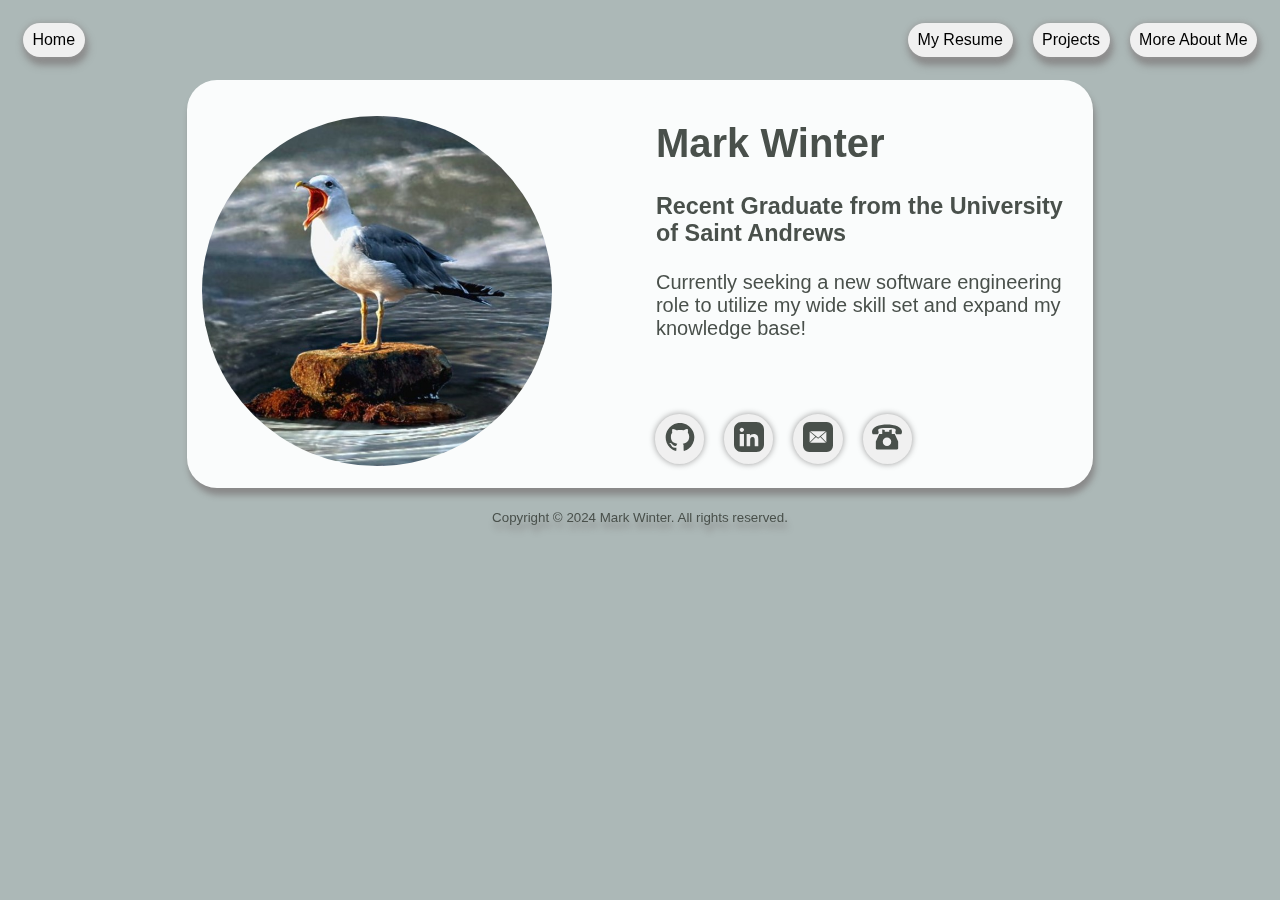
<file: index.html>
<!doctype html>
<html>

<head>


	<meta charset="utf-8">
	<meta name="viewport" content="width=device-width, initial-scale=1.0">


	<link rel="stylesheet" href="style.css">
	<link rel="icon" href="gullnohighlight.png">

	<title>Mark Winter</title>

	<ul style="padding-left: 1%; width: 98%;">
		<li><a href="index.html">Home</a></li>
		<li style="float:right"><a href="aboutme.html">More About Me</a></li>
		<li style="float:right"><a href="projects.html">Projects</a></li>
		<li style="float:right"><a href="Resume.pdf" target="_blank">My Resume</a></li>
	</ul>

</head>

<body>

	<div class="container">
		<div class="image" style="">
			<img src="gull.jpg" alt="Seagull screaming on a rock" width="80%" height="80%" style="border-radius: 50%;">
		</div>
		<div class="text" style="">
			<div class="bar">
				<h1>Mark Winter</h1>
				<h3>Recent Graduate from the University of Saint Andrews</h3>
				<p style="">Currently seeking a new software engineering role to utilize my wide skill set and expand my knowledge base!
				</p>
			</div>

			<ul>
				<li><a href="https://github.com/MarkWinter1" target="_blank"><img src="GitHub_Invertocat_Logo.svg" width="30px"></a></li>
				<li><a href="https://www.linkedin.com/in/mark-winter/" target="_blank"><img src="linkedin.svg" alt="My linkedin page" width="30px"></a></li>
				<li><a href="mailto:marknwinter01@gmail.com" target="_blank"><img src="email.svg" alt="My email address" width="30px"></a></li>
				<li><a href="tel:+16464301802" target="_blank"><img src="phone.svg" alt="My linkedin page" width="30px"></a></li>
			</ul> 

		</div>
	</div>

</body>

<footer style="text-align: center; color:#49504B"> <small>Copyright &copy; 2024 Mark Winter. All rights reserved.</small> </footer>
</html>
</file>
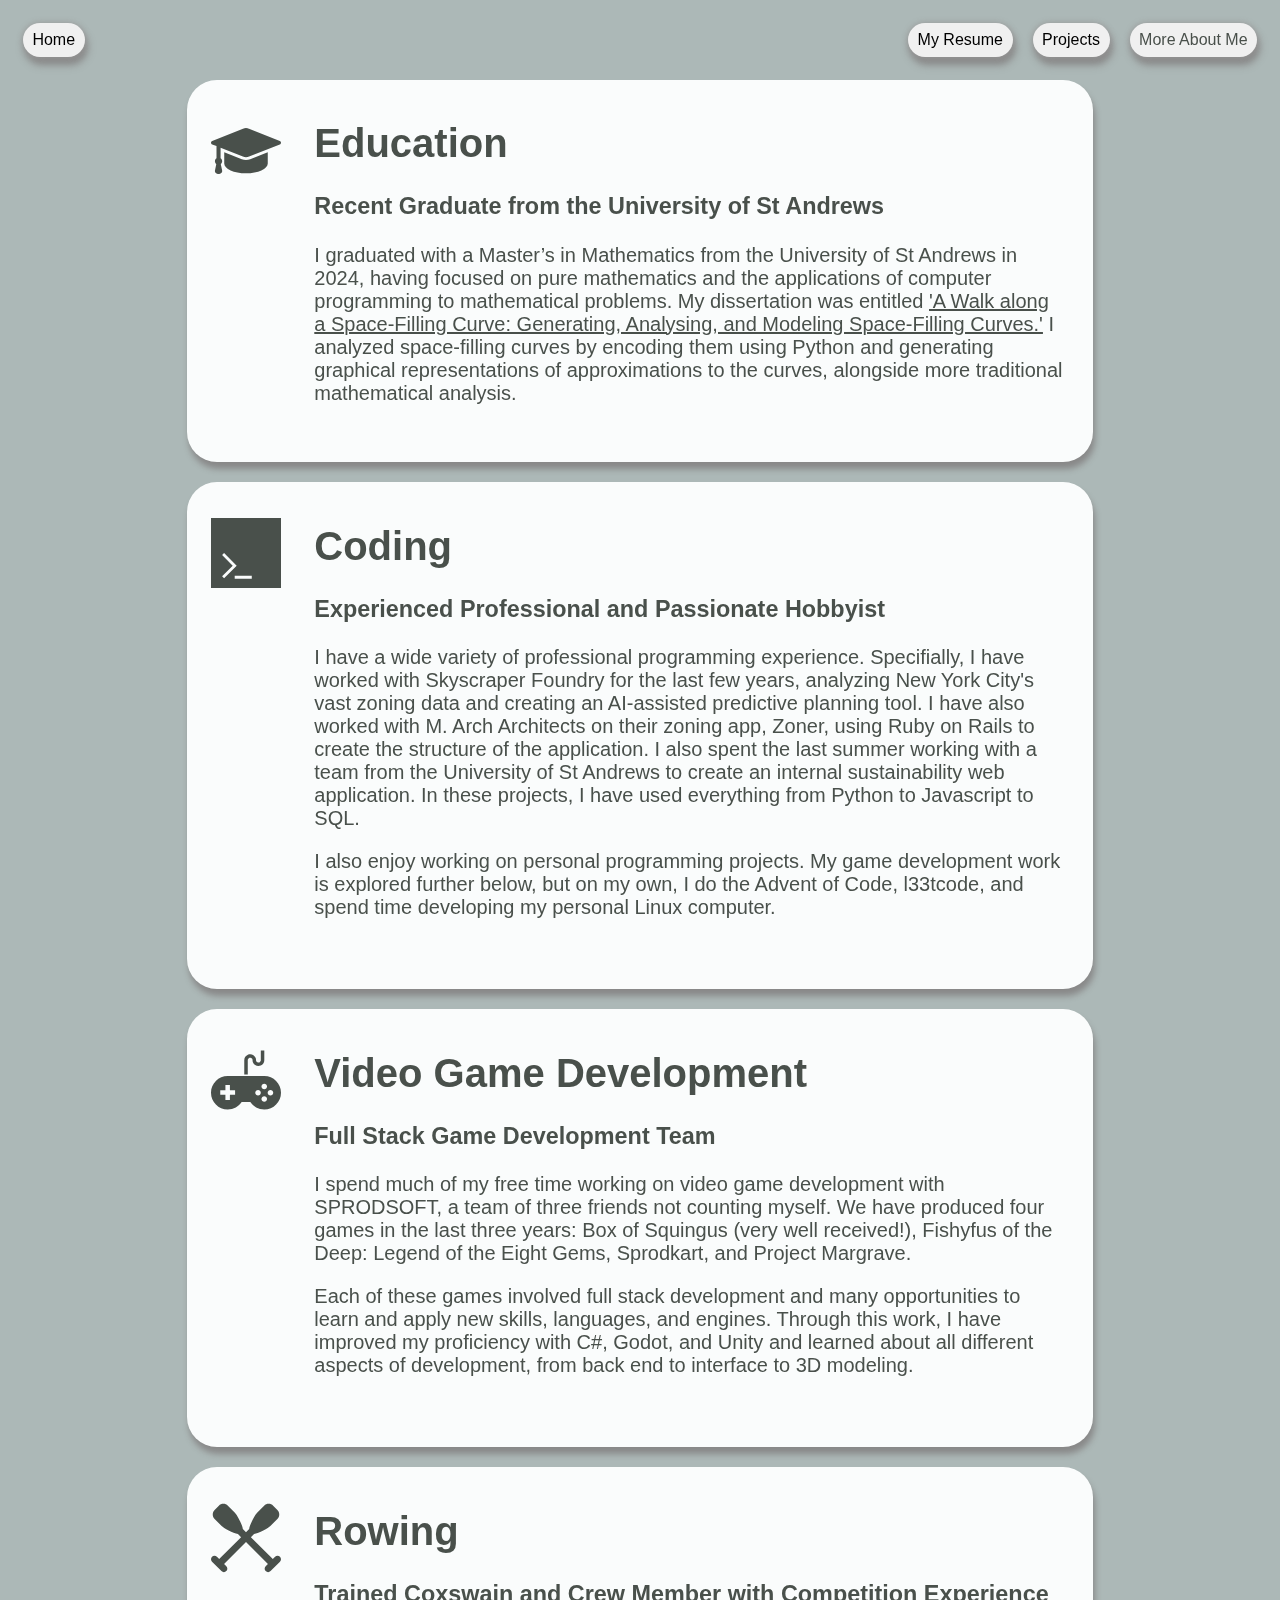
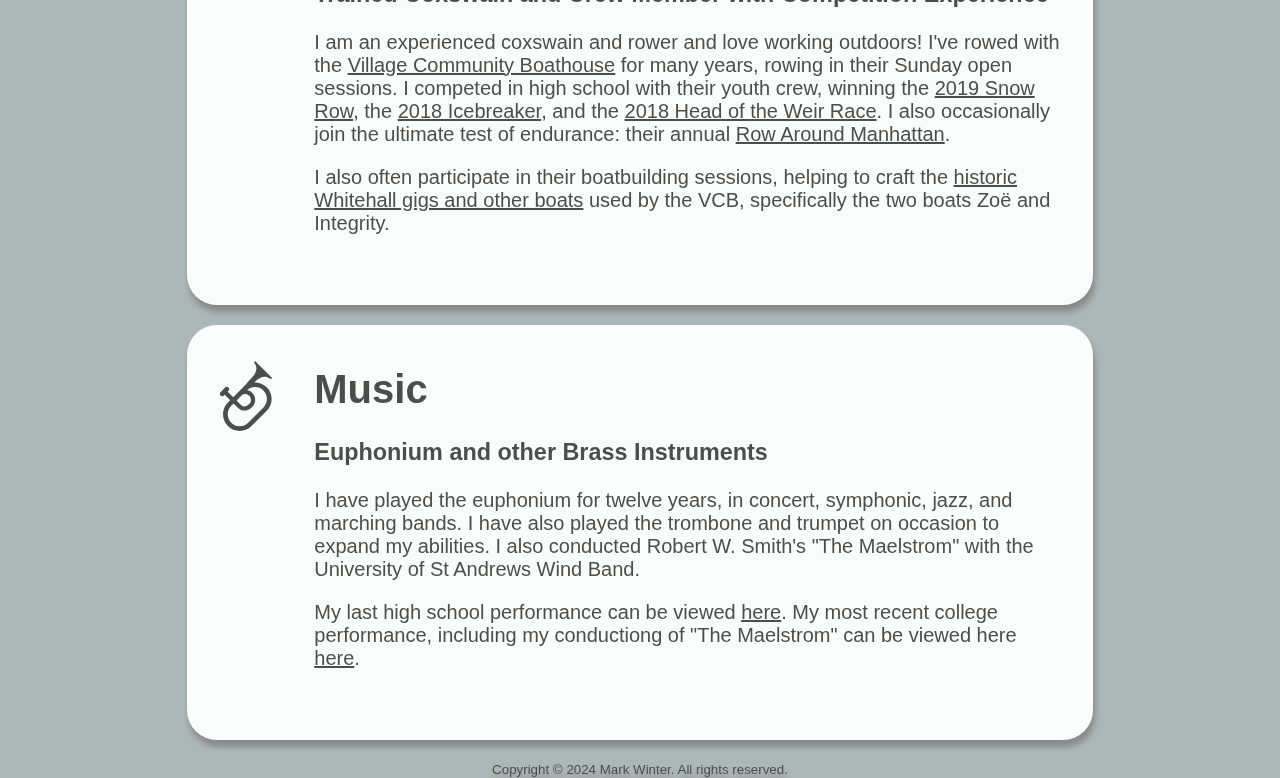
<file: aboutme.html>
<!doctype html>
<html>

<head>


<meta charset="utf-8">
<meta name="viewport" content="width=device-width, initial-scale=1.0">


<link rel="stylesheet" href="style.css">
<link rel="icon" href="gullnohighlight.png">

<title>Mark Winter Projects</title>

<ul style="padding-left: 1%; width: 98%;">
	<li><a href="index.html">Home</a></li>
	<li style="float:right"><a href="">More About Me</a></li>
	<li style="float:right"><a href="projects.html">Projects</a></li>
	<li style="float:right"><a href="Resume.pdf" target="_blank">My Resume</a></li>
</ul> 

</head>


<body>

	<!-- 1: Education -->
	<div class="container">
		<div class="image" style="width: 10%; text-align: center">
			<img src="gradcap.svg" alt="Graduation Cap" width="80%" height="80%">
		</div>
		<div class="text" style="width: 90%">
			<div class="bar">
				<h1>Education</h1>
				<h3>Recent Graduate from the University of St Andrews</h3>
				<p style="margin-bottom: 1%;">
					I graduated with a Master’s in Mathematics from the University of St Andrews in 2024, having focused on pure mathematics and the applications of computer programming to mathematical problems. My dissertation was entitled <a href="Diss.pdf" target="_blank">'A Walk along a Space-Filling Curve: Generating, Analysing, and Modeling Space-Filling Curves.'</a> I analyzed space-filling curves by encoding them using Python and generating graphical representations of approximations to the curves, alongside more traditional mathematical analysis.
				</p>
			</div>
		</div>
	</div>


	<!-- 2: Coding -->
	<div class="container">
		<div class="image" style="width: 10%; text-align: center;">
			<img src="coding.svg" alt="Simplistic image of a computer terminal " width="80%" height="80%">
		</div>
		<div class="text" style="width: 90%">
			<div class="bar">
				<h1>Coding</h1>
				<h3>Experienced Professional and Passionate Hobbyist</h3>
				<p style="margin-bottom: 1%;">
					<p>I have a wide variety of professional programming experience. Specifially, I have worked with Skyscraper Foundry for the last few years, analyzing New York City's vast zoning data and creating an AI-assisted predictive planning tool. I have also worked with M. Arch Architects on their zoning app, Zoner, using Ruby on Rails to create the structure of the application. I also spent the last summer working with a team from the University of St Andrews to create an internal sustainability web application. In these projects, I have used everything from Python to Javascript to SQL.</p>
					<p>I also enjoy working on personal programming projects. My game development work is explored further below, but on my own, I do the Advent of Code, l33tcode, and spend time developing my personal Linux computer.</p>

				</p>
			</div>
		</div>
	</div>


<!-- 3: Gaming -->
	<div class="container">
		<div class="image" style="width: 10%; text-align: center">
			<img src="game.svg" alt="Simplistic image of a retro controller" width="80%" height="80%">
		</div>
		<div class="text" style="width: 90%">
			<div class="bar">
				<h1>Video Game Development</h1>
				<h3>Full Stack Game Development Team</h3>
				<p style="margin-bottom: 1%;">
					<p>I spend much of my free time working on video game development with SPRODSOFT, a team of three friends not counting myself. We have produced four games in the last three years: Box of Squingus (very well received!), Fishyfus of the Deep: Legend of the Eight Gems, Sprodkart, and Project Margrave.</p>
					<p>Each of these games involved full stack development and many opportunities to learn and apply new skills, languages, and engines. Through this work, I have improved my proficiency with C#, Godot, and Unity and learned about all different aspects of development, from back end to interface to 3D modeling.</p>

				</p>
			</div>
		</div>
	</div>

	<!-- 4: Rowing and Boats -->
	<div class="container">
		<div class="image" style="width: 10%; text-align: center">
			<img src="oars.svg" alt="Simplistic image of a pair of crossed oars" width="80%" height="80%">
		</div>
		<div class="text" style="width: 90%">
			<div class="bar">
				<h1>Rowing</h1>
				<h3>Trained Coxswain and Crew Member with Competition Experience</h3>
				<p style="margin-bottom: 1%;">
					<p>I am an experienced coxswain and rower and love working outdoors! I've rowed with the <a href="https://villagecommunityboathouse.org/" target="_blank">Village Community Boathouse</a> for many years, rowing in their Sunday open sessions. I competed in high school with their youth crew, winning the <a href="https://old.villagecommunityboathouse.org/2019/03/snow-row-2019.html" target="_blank">2019 Snow Row</a>, the <a href="https://old.villagecommunityboathouse.org/2018/11/icebreaker-2018.html" target="_blank">2018 Icebreaker</a>, and the <a href="https://old.villagecommunityboathouse.org/2018/10/head-of-the-weir-2018.html" target="_blank">2018 Head of the Weir Race</a>. I also occasionally join the ultimate test of endurance: their annual <a href="http://web.archive.org/web/20230324224432/https://www.villagecommunityboathouse.org/2019-row-around-manhattan/" target="_blank">Row Around Manhattan</a>.</p>
					<p>I also often participate in their boatbuilding sessions, helping to craft the <a href="https://villagecommunityboathouse.org/our-fleet" target="_blank">historic Whitehall gigs and other boats</a> used by the VCB, specifically the two boats Zoë and Integrity.</p>

				</p>
			</div>
		</div>
	</div>

	<!-- 5: Horn Playing -->
	<div class="container">
		<div class="image" style="width: 10%; text-align: center">
			<img src="euphonium.svg" alt="Simplistic image of a euphonium" width="80%" height="80%">
		</div>
		<div class="text" style="width: 90%">
			<div class="bar">
				<h1>Music</h1>
				<h3>Euphonium and other Brass Instruments</h3>
				<p style="margin-bottom: 1%;">
					<p>I have played the euphonium for twelve years, in concert, symphonic, jazz, and marching bands. I have also played the trombone and trumpet on occasion to expand my abilities. I also conducted Robert W. Smith's "The Maelstrom" with the University of St Andrews Wind Band.</p>
					<p>My last high school performance can be viewed <a href="https://fb.watch/tp2uHKslEx/" target="_blank">here</a>. My most recent college performance, including my conductiong of "The Maelstrom" can be viewed here <a href="https://youtu.be/edzzFER3Xt4?feature=shared" target="_blank">here</a>.</p>
				</p>
			</div>
		</div>
	</div>




</body>

 <footer style="text-align: center; color:#49504B"> <small>Copyright &copy; 2024 Mark Winter. All rights reserved.</small> </footer> 

 </html>
</file>
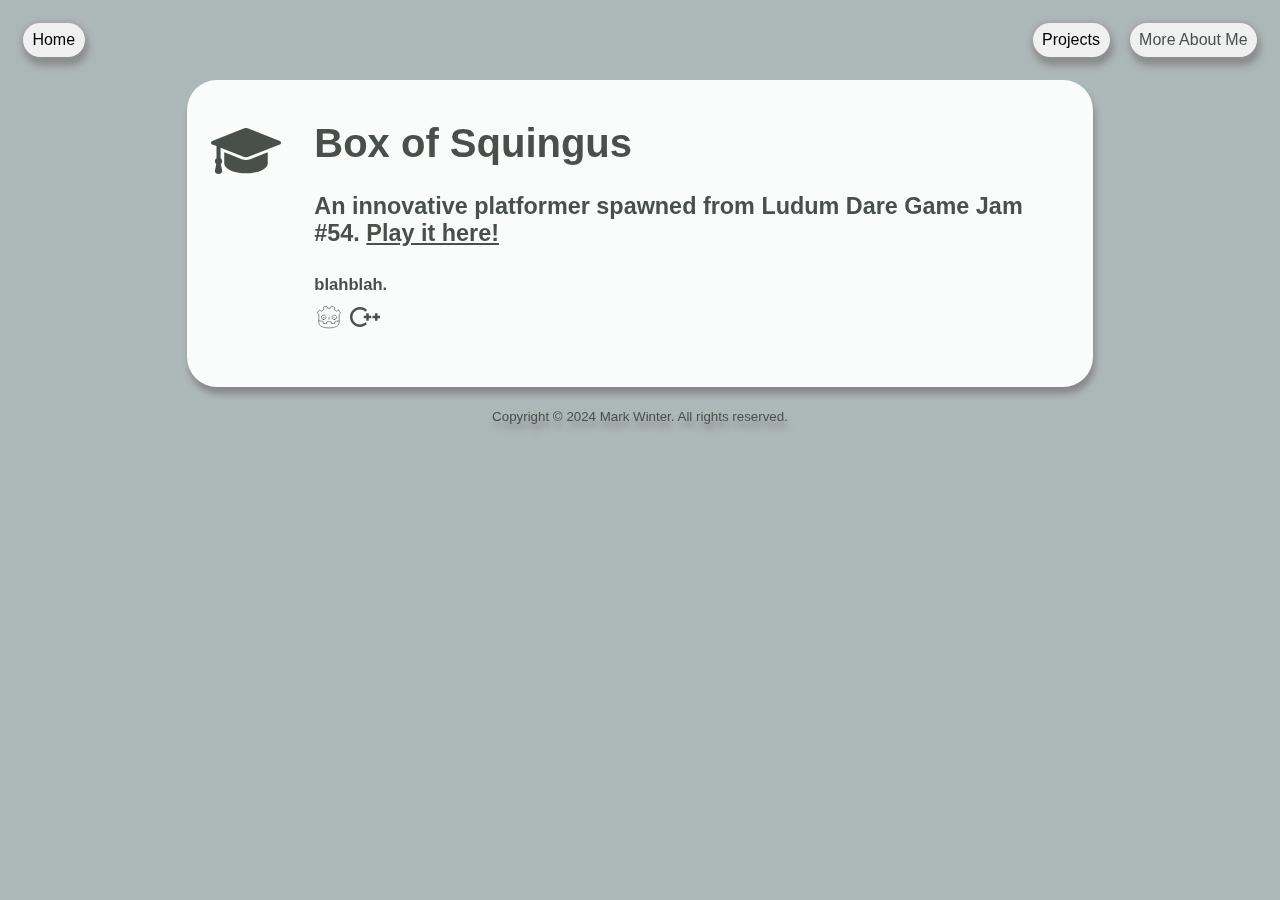
<file: boxofsquingus.html>
<!doctype html>
<html>

<head>


    <meta charset="utf-8">
    <meta name="viewport" content="width=device-width, initial-scale=1.0">


    <link rel="stylesheet" href="style.css">
    <link rel="icon" href="gullnohighlight.png">

    <title>Box of Squingus</title>

    <ul style="padding-left: 1%; width: 98%;">
        <li><a href="index.html">Home</a></li>
        <li style="float:right"><a href="">More About Me</a></li>
        <li style="float:right"><a href="projects.html">Projects</a></li>
    </ul>

</head>


<body>

    <div class="container">
        <div class="image" style="width: 10%; text-align: center">
            <img src="gradcap.svg" alt="Graduation Cap" width="80%" height="80%">
        </div>
        <div class="text" style="width: 90%">
            <div class="bar">
                <h1>Box of Squingus</h1>
                <h3>An innovative platformer spawned from Ludum Dare Game Jam #54. <a href="https://sprodsoft.itch.io/box-of-squingus" target="_blank">Play it here!</a></h3>
                <h5 style="margin-bottom: 1%;">
                    blahblah.
                </h5>
                <img src="godot.svg" alt="Godot logo" width="30px">
                <img src="cplusplus.svg" alt="C++ logo" width="30px" style="filter: brightness(0) saturate(100%) invert(32%) sepia(4%) saturate(674%) hue-rotate(85deg) brightness(91%) contrast(93%)">
            </div>
        </div>
    </div>

</body>

<footer style="text-align: center; color:#49504B"> <small>Copyright &copy; 2024 Mark Winter. All rights reserved.</small> </footer>

</html>
</file>
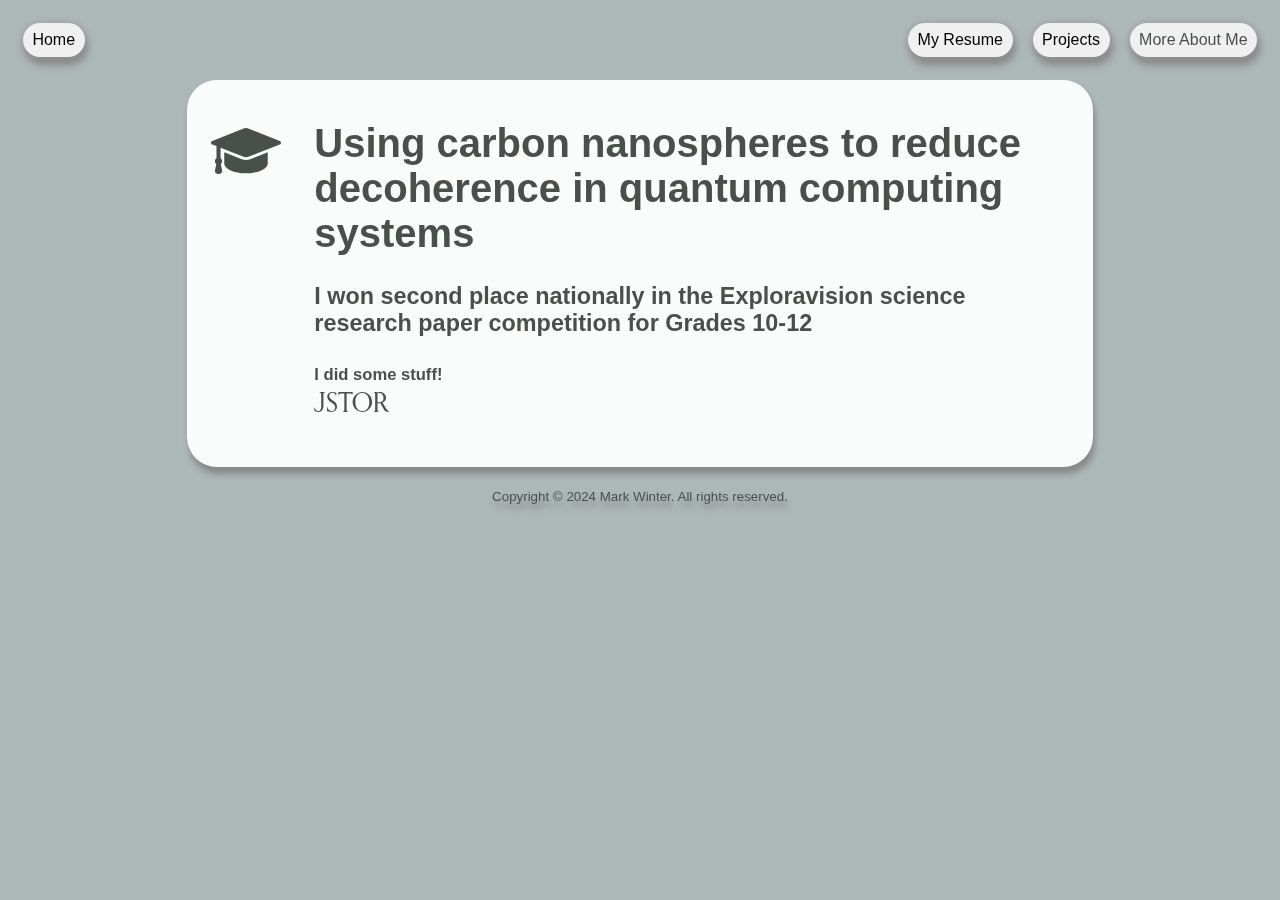
<file: carbonnano.html>
<!doctype html>
<html>

<head>


    <meta charset="utf-8">
    <meta name="viewport" content="width=device-width, initial-scale=1.0">


    <link rel="stylesheet" href="style.css">
    <link rel="icon" href="gullnohighlight.png">

    <title>Carbon Nanospheres</title>

    <ul style="padding-left: 1%; width: 98%;">
        <li><a href="index.html">Home</a></li>
        <li style="float:right"><a href="">More About Me</a></li>
        <li style="float:right"><a href="projects.html">Projects</a></li>
        <li style="float:right"><a href="Resume.pdf" target="_blank">My Resume</a></li>
    </ul>

</head>


<body>

    <div class="container">
        <div class="image" style="width: 10%; text-align: center">
            <img src="gradcap.svg" alt="Graduation Cap" width="80%" height="80%">
        </div>
        <div class="text" style="width: 90%">
            <div class="bar">
                <h1>Using carbon nanospheres to reduce decoherence in quantum computing systems</h1>
                <h3>I won second place nationally in the Exploravision science research paper competition for Grades 10-12</h3>
                <h5 style="margin-bottom: 1%;">
                    I did some stuff!
                </h5>
                <img src="jstor.svg" alt="JSTOR logo" width="75px">
            </div>
        </div>
    </div>

</body>

<footer style="text-align: center; color:#49504B"> <small>Copyright &copy; 2024 Mark Winter. All rights reserved.</small> </footer>

</html>
</file>
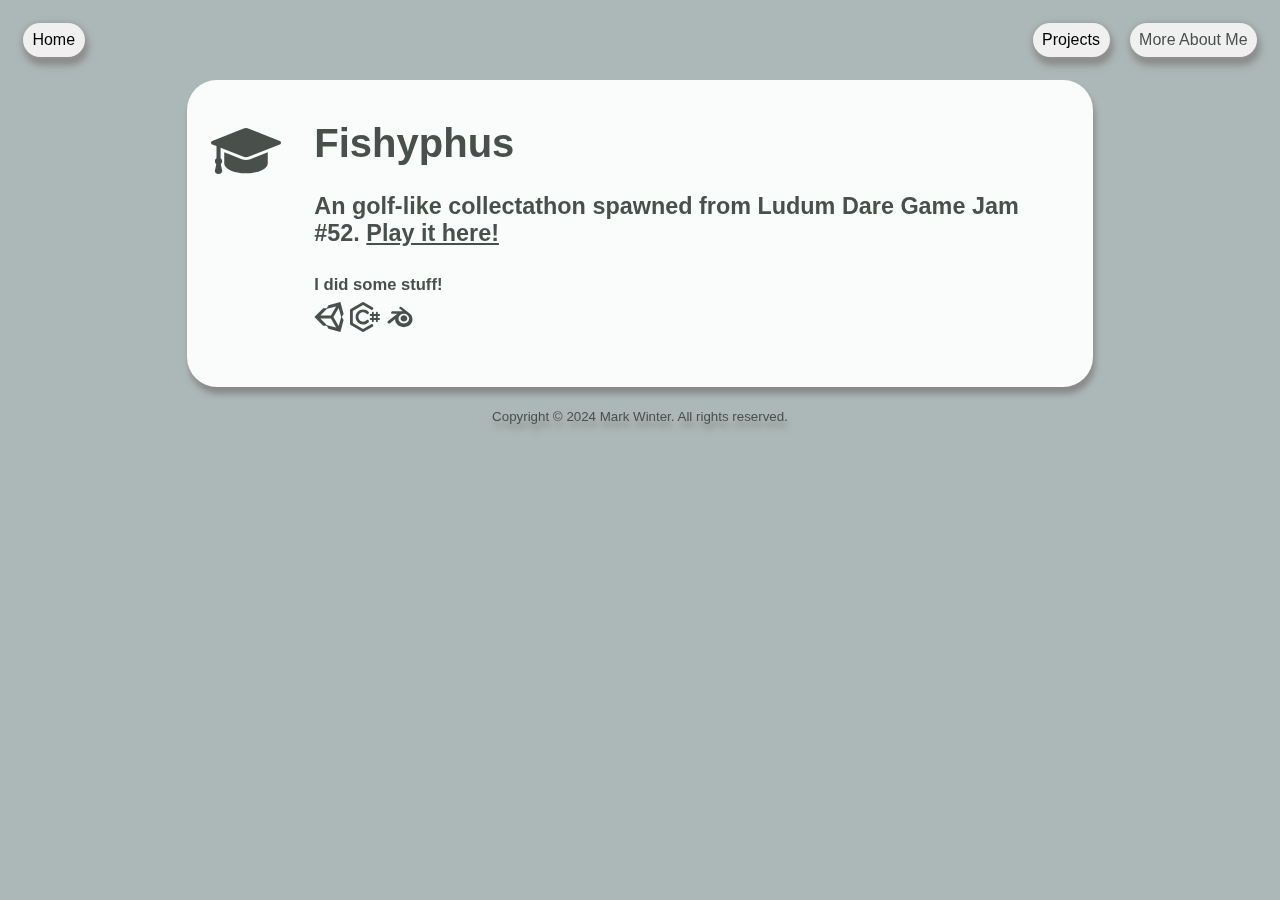
<file: fishyphus.html>
<!doctype html>
<html>

<head>


    <meta charset="utf-8">
    <meta name="viewport" content="width=device-width, initial-scale=1.0">


    <link rel="stylesheet" href="style.css">
    <link rel="icon" href="gullnohighlight.png">

    <title>Fishyphus</title>

    <ul style="padding-left: 1%; width: 98%;">
        <li><a href="index.html">Home</a></li>
        <li style="float:right"><a href="">More About Me</a></li>
        <li style="float:right"><a href="projects.html">Projects</a></li>
    </ul>

</head>


<body>

    <div class="container">
        <div class="image" style="width: 10%; text-align: center">
            <img src="gradcap.svg" alt="Graduation Cap" width="80%" height="80%">
        </div>
        <div class="text" style="width: 90%">
            <div class="bar">
                <h1>Fishyphus</h1>
                <h3>An golf-like collectathon spawned from Ludum Dare Game Jam #52. <a href="https://sprodsoft.itch.io/fishyphus-of-the-deep" target="_blank">Play it here!</a></h3>
                <h5 style="margin-bottom: 1%;">
                    I did some stuff!
                </h5>
                <img src="unity.svg" alt="Unity logo" width="30px">
                <img src="csharp.svg" alt="C# logo" width="30px">
                <img src="blender.svg" alt="Blender logo" width="30px">
            </div>
        </div>
    </div>

</body>

<footer style="text-align: center; color:#49504B"> <small>Copyright &copy; 2024 Mark Winter. All rights reserved.</small> </footer>

</html>
</file>
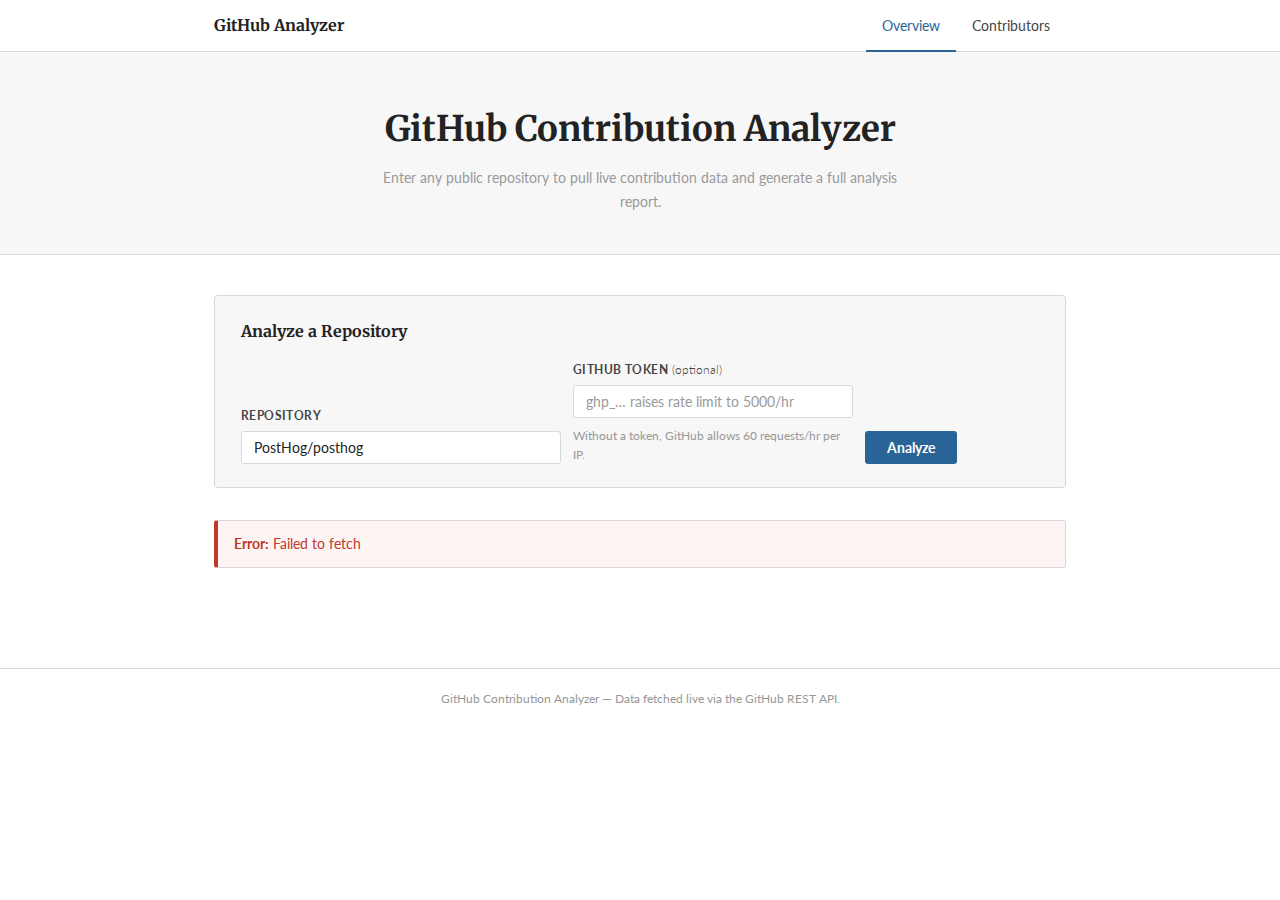
<file: github-analysis.html>
<!DOCTYPE html>
<html lang="en">
<head>
<meta charset="UTF-8">
<meta name="viewport" content="width=device-width, initial-scale=1.0">
<title>GitHub Contribution Analyzer</title>
<link rel="preconnect" href="https://fonts.googleapis.com">
<link href="https://fonts.googleapis.com/css2?family=Lato:wght@300;400;700&family=Merriweather:wght@400;700&display=swap" rel="stylesheet">
<style>
  *, *::before, *::after { box-sizing: border-box; margin: 0; padding: 0; }

  :root {
    --white:    #ffffff;
    --off:      #f7f7f7;
    --light:    #eeeeee;
    --border:   #d8d8d8;
    --mid:      #999999;
    --dark:     #444444;
    --ink:      #222222;
    --link:     #2a6496;
    --link-hov: #1a4060;
    --accent:   #2a6496;
    --green:    #3a7d44;
    --red:      #c0392b;
    --serif:    'Merriweather', Georgia, serif;
    --sans:     'Lato', Arial, sans-serif;
    --nav-h:    52px;
  }

  html { scroll-behavior: smooth; }

  body {
    font-family: var(--sans);
    font-size: 15px;
    line-height: 1.65;
    color: var(--ink);
    background: var(--white);
  }

  a { color: var(--link); text-decoration: none; }
  a:hover { color: var(--link-hov); text-decoration: underline; }

  /* ── NAV ── */
  nav {
    position: sticky;
    top: 0;
    z-index: 100;
    background: var(--white);
    border-bottom: 1px solid var(--border);
    height: var(--nav-h);
    display: flex;
    align-items: center;
  }

  .nav-inner {
    max-width: 900px;
    margin: 0 auto;
    padding: 0 1.5rem;
    width: 100%;
    display: flex;
    align-items: center;
  }

  .nav-brand {
    font-family: var(--serif);
    font-size: 1rem;
    font-weight: 700;
    color: var(--ink);
    margin-right: auto;
  }
  .nav-brand:hover { text-decoration: none; color: var(--ink); }

  .nav-links { list-style: none; display: flex; }

  .nav-links li a {
    display: block;
    padding: 0 1rem;
    height: var(--nav-h);
    line-height: var(--nav-h);
    font-size: 0.85rem;
    color: var(--dark);
    border-bottom: 2px solid transparent;
    transition: color 0.15s, border-color 0.15s;
  }

  .nav-links li a:hover,
  .nav-links li a.active {
    color: var(--accent);
    border-bottom-color: var(--accent);
    text-decoration: none;
  }

  /* ── HERO ── */
  .page-hero {
    background: var(--off);
    border-bottom: 1px solid var(--border);
    padding: 3rem 1.5rem 2.5rem;
    text-align: center;
  }

  .page-hero h1 {
    font-family: var(--serif);
    font-size: clamp(1.5rem, 4vw, 2.2rem);
    font-weight: 700;
    color: var(--ink);
    margin-bottom: 0.5rem;
  }

  .page-hero p {
    color: var(--mid);
    font-size: 0.9rem;
    max-width: 520px;
    margin: 0 auto;
  }

  /* ── MAIN ── */
  main {
    max-width: 900px;
    margin: 0 auto;
    padding: 2.5rem 1.5rem 5rem;
  }

  /* ── SEARCH BOX ── */
  .search-box {
    background: var(--off);
    border: 1px solid var(--border);
    border-radius: 4px;
    padding: 1.4rem 1.6rem;
    margin-bottom: 2rem;
  }

  .search-box h2 {
    font-family: var(--serif);
    font-size: 1rem;
    font-weight: 700;
    margin-bottom: 1rem;
    color: var(--ink);
  }

  .field-row {
    display: flex;
    gap: 0.75rem;
    flex-wrap: wrap;
    align-items: flex-end;
  }

  .field {
    display: flex;
    flex-direction: column;
    gap: 0.3rem;
    flex: 1;
    min-width: 180px;
  }

  .field label {
    font-size: 0.75rem;
    font-weight: 700;
    color: var(--dark);
    text-transform: uppercase;
    letter-spacing: 0.04em;
  }

  .field input {
    border: 1px solid var(--border);
    border-radius: 3px;
    padding: 0.45rem 0.75rem;
    font-family: var(--sans);
    font-size: 0.88rem;
    color: var(--ink);
    background: var(--white);
    outline: none;
    transition: border-color 0.15s, box-shadow 0.15s;
  }

  .field input:focus {
    border-color: var(--accent);
    box-shadow: 0 0 0 3px rgba(42,100,150,0.12);
  }

  .field input::placeholder { color: var(--mid); }

  .field-hint {
    font-size: 0.72rem;
    color: var(--mid);
    margin-top: 0.2rem;
  }

  .btn-primary {
    background: var(--accent);
    color: var(--white);
    border: none;
    border-radius: 3px;
    padding: 0.5rem 1.4rem;
    font-family: var(--sans);
    font-size: 0.88rem;
    font-weight: 700;
    cursor: pointer;
    transition: background 0.15s;
    white-space: nowrap;
    align-self: flex-end;
  }

  .btn-primary:hover { background: var(--link-hov); }
  .btn-primary:disabled { background: var(--mid); cursor: not-allowed; }

  /* ── STATUS ── */
  .status-row {
    display: flex;
    align-items: center;
    gap: 0.6rem;
    font-size: 0.82rem;
    color: var(--mid);
    margin-bottom: 1.25rem;
  }

  .spinner {
    width: 14px;
    height: 14px;
    border: 2px solid var(--border);
    border-top-color: var(--accent);
    border-radius: 50%;
    animation: spin 0.7s linear infinite;
    flex-shrink: 0;
  }

  @keyframes spin { to { transform: rotate(360deg); } }

  .progress-bar {
    height: 3px;
    background: var(--light);
    border-radius: 2px;
    overflow: hidden;
    margin-bottom: 2rem;
  }

  .progress-fill {
    height: 100%;
    background: var(--accent);
    transition: width 0.35s ease;
  }

  /* ── ALERTS ── */
  .alert {
    border: 1px solid var(--border);
    border-left: 4px solid var(--red);
    background: #fdf4f4;
    border-radius: 3px;
    padding: 0.75rem 1rem;
    color: var(--red);
    font-size: 0.85rem;
    margin-bottom: 1.25rem;
  }

  .alert-info {
    border-left-color: var(--accent);
    background: #f0f6fb;
    color: var(--accent);
  }

  /* ── SECTION HEADINGS ── */
  .section-label {
    font-family: var(--serif);
    font-size: 1.1rem;
    font-weight: 700;
    color: var(--ink);
    margin: 2rem 0 1rem;
    padding-bottom: 0.4rem;
    border-bottom: 2px solid var(--light);
  }

  /* ── STAT GRID ── */
  .stat-grid {
    display: grid;
    grid-template-columns: repeat(auto-fit, minmax(130px, 1fr));
    gap: 1px;
    background: var(--border);
    border: 1px solid var(--border);
    border-radius: 4px;
    overflow: hidden;
    margin-bottom: 2rem;
  }

  .stat-item {
    background: var(--white);
    padding: 1.1rem 1rem;
    text-align: center;
    transition: background 0.15s;
  }

  .stat-item:hover { background: var(--off); }

  .stat-num {
    font-family: var(--serif);
    font-size: 1.6rem;
    font-weight: 700;
    color: var(--accent);
    line-height: 1;
    margin-bottom: 0.3rem;
  }

  .stat-label {
    font-size: 0.7rem;
    color: var(--mid);
    text-transform: uppercase;
    letter-spacing: 0.06em;
  }

  /* ── CARDS ── */
  .card {
    border: 1px solid var(--border);
    border-radius: 4px;
    overflow: hidden;
    margin-bottom: 1.5rem;
  }

  .card-head {
    background: var(--off);
    border-bottom: 1px solid var(--border);
    padding: 0.6rem 1rem;
    display: flex;
    align-items: center;
    gap: 0.5rem;
  }

  .card-title {
    font-size: 0.78rem;
    font-weight: 700;
    color: var(--dark);
    text-transform: uppercase;
    letter-spacing: 0.06em;
  }

  .card-badge {
    margin-left: auto;
    font-size: 0.7rem;
    color: var(--mid);
    background: var(--light);
    border-radius: 20px;
    padding: 0.1rem 0.55rem;
  }

  .card-body { padding: 1.25rem 1rem; }



  /* ── KV LIST ── */
  .kv-list { list-style: none; }

  .kv-list li {
    display: flex;
    justify-content: space-between;
    gap: 1rem;
    padding: 0.4rem 0;
    border-bottom: 1px solid var(--light);
    font-size: 0.83rem;
  }

  .kv-list li:last-child { border-bottom: none; }
  .kv-k { color: var(--mid); flex-shrink: 0; }
  .kv-v { color: var(--ink); text-align: right; }

  /* ── TABLE ── */
  table { width: 100%; border-collapse: collapse; font-size: 0.84rem; }

  th {
    text-align: left;
    font-size: 0.72rem;
    color: var(--mid);
    text-transform: uppercase;
    letter-spacing: 0.05em;
    padding: 0.45rem 0.75rem;
    border-bottom: 2px solid var(--light);
    font-weight: 700;
    background: var(--off);
  }

  td {
    padding: 0.5rem 0.75rem;
    border-bottom: 1px solid var(--light);
    vertical-align: middle;
  }

  tr:last-child td { border-bottom: none; }
  tr:hover td { background: var(--off); }

  .avatar {
    width: 24px;
    height: 24px;
    border-radius: 50%;
    border: 1px solid var(--border);
    margin-right: 0.5rem;
    vertical-align: middle;
  }

  .tag {
    display: inline-block;
    font-size: 0.68rem;
    padding: 0.1rem 0.45rem;
    border-radius: 2px;
    margin-left: 0.35rem;
    vertical-align: middle;
    background: var(--light);
    color: var(--dark);
  }

  .tag-blue  { background: #dbeafe; color: #1e40af; }
  .tag-gold  { background: #fef3c7; color: #92400e; }

  .inline-bar {
    height: 5px;
    background: var(--light);
    border-radius: 3px;
    overflow: hidden;
    min-width: 60px;
  }

  .inline-fill {
    height: 100%;
    background: var(--accent);
    border-radius: 3px;
    opacity: 0.7;
  }



  /* ── EMPTY STATE ── */
  .empty {
    text-align: center;
    padding: 4rem 2rem;
    color: var(--mid);
    font-size: 0.88rem;
  }

  .empty-icon { font-size: 2.5rem; margin-bottom: 1rem; display: block; opacity: 0.3; }

  /* ── FOOTER ── */
  footer {
    border-top: 1px solid var(--border);
    text-align: center;
    padding: 1.25rem;
    font-size: 0.78rem;
    color: var(--mid);
  }

  footer a { color: var(--mid); }
  footer a:hover { color: var(--accent); }

  /* ── ANIMATIONS ── */
  .fade-in { animation: fadeIn 0.3s ease-out; }
  @keyframes fadeIn { from { opacity: 0; transform: translateY(6px); } to { opacity: 1; transform: none; } }

  @media (max-width: 500px) {
    .field-row { flex-direction: column; }
    .btn-primary { width: 100%; }
    .stat-num { font-size: 1.2rem; }
  }
</style>
</head>
<body>

<nav>
  <div class="nav-inner">
    <a href="#" class="nav-brand">GitHub Analyzer</a>
    <ul class="nav-links">
      <li><a href="#overview"     class="active">Overview</a></li>
      <li><a href="#contributors">Contributors</a></li>
    </ul>
  </div>
</nav>

<div class="page-hero">
  <h1>GitHub Contribution Analyzer</h1>
  <p>Enter any public repository to pull live contribution data and generate a full analysis report.</p>
</div>

<main>

  <div class="search-box">
    <h2>Analyze a Repository</h2>
    <div class="field-row">
      <div class="field" style="max-width:320px">
        <label for="repoInput">Repository</label>
        <input id="repoInput" type="text" placeholder="owner/repo or GitHub URL" value="PostHog/posthog">
      </div>
      <div class="field" style="max-width:280px">
        <label for="tokenInput">GitHub Token <span style="font-weight:300;text-transform:none;letter-spacing:0">(optional)</span></label>
        <input id="tokenInput" type="password" placeholder="ghp_… raises rate limit to 5000/hr">
        <span class="field-hint">Without a token, GitHub allows 60 requests/hr per IP.</span>
      </div>
      <button class="btn-primary" id="analyzeBtn" onclick="analyze()">Analyze</button>
    </div>
  </div>

  <div class="status-row" id="statusRow" style="display:none">
    <div class="spinner"></div>
    <span id="statusText">Loading…</span>
  </div>

  <div class="progress-bar" id="progressBar" style="display:none">
    <div class="progress-fill" id="progressFill" style="width:0%"></div>
  </div>

  <div class="alert" id="errorBox" style="display:none"></div>

  <div id="results"></div>

  <div class="empty" id="emptyState">
    <span class="empty-icon">◻</span>
    Enter a repository above and click <strong>Analyze</strong> to begin.
  </div>

</main>

<footer>
  <p>GitHub Contribution Analyzer &mdash; Data fetched live via the
    <a href="https://docs.github.com/en/rest" target="_blank">GitHub REST API</a>.
  </p>
</footer>

<script>
/* ── Utilities ──────────────────────────────────────────────────── */
function parseRepo(s) {
  s = s.trim().replace(/\/$/, '');
  const m = s.match(/github\.com\/([^/?#]+\/[^/?#]+)/);
  if (m) return m[1].replace(/\.git$/, '');
  if (/^[^/]+\/[^/]+$/.test(s)) return s;
  return null;
}

function setProgress(pct, label) {
  document.getElementById('progressFill').style.width = pct + '%';
  if (label) document.getElementById('statusText').textContent = label;
}

function showLoading(msg) {
  document.getElementById('statusRow').style.display = 'flex';
  document.getElementById('progressBar').style.display = 'block';
  document.getElementById('statusText').textContent = msg;
}

function hideLoading() {
  document.getElementById('statusRow').style.display = 'none';
  document.getElementById('progressBar').style.display = 'none';
}

function showError(msg) {
  const b = document.getElementById('errorBox');
  b.className = 'alert';
  b.innerHTML = '<strong>Error:</strong> ' + msg;
  b.style.display = 'block';
}

function clearError() {
  document.getElementById('errorBox').style.display = 'none';
}

/* ── GitHub API ─────────────────────────────────────────────────── */
async function ghGet(path, token) {
  const headers = { Accept: 'application/vnd.github+json' };
  if (token) headers['Authorization'] = 'Bearer ' + token;
  const res = await fetch('https://api.github.com' + path, { headers });
  if (!res.ok) {
    const err = await res.json().catch(() => ({}));
    throw new Error(err.message || 'HTTP ' + res.status);
  }
  return { data: await res.json(), headers: res.headers };
}

async function ghGetPaged(path, token, max = 300) {
  let url = 'https://api.github.com' + path
    + (path.includes('?') ? '&' : '?') + 'per_page=100';
  let all = [];
  while (url && all.length < max) {
    const headers = { Accept: 'application/vnd.github+json' };
    if (token) headers['Authorization'] = 'Bearer ' + token;
    const res = await fetch(url, { headers });
    if (!res.ok) {
      const err = await res.json().catch(() => ({}));
      throw new Error(err.message || 'HTTP ' + res.status);
    }
    all = all.concat(await res.json());
    const link = res.headers.get('Link') || '';
    const next = link.match(/<([^>]+)>;\s*rel="next"/);
    url = next ? next[1] : null;
  }
  return all;
}

/* ── Main ───────────────────────────────────────────────────────── */
async function analyze() {
  const repo  = parseRepo(document.getElementById('repoInput').value);
  const token = document.getElementById('tokenInput').value.trim() || null;

  if (!repo) {
    showError('Please enter a valid repository (e.g. <code>owner/repo</code> or a GitHub URL).');
    return;
  }

  document.getElementById('analyzeBtn').disabled = true;
  document.getElementById('emptyState').style.display = 'none';
  document.getElementById('results').innerHTML = '';
  clearError();
  showLoading('Connecting to GitHub…');
  setProgress(5);

  try {
    setProgress(10, 'Fetching repository info…');
    const { data: repoInfo } = await ghGet('/repos/' + repo, token);

    setProgress(22, 'Fetching commits…');
    const commits = await ghGetPaged('/repos/' + repo + '/commits', token, 300);

    setProgress(45, 'Fetching contributors…');
    const contributors = await ghGetPaged('/repos/' + repo + '/contributors', token, 100);

    setProgress(60, 'Fetching pull requests…');
    const prs = await ghGetPaged('/repos/' + repo + '/pulls?state=all', token, 200);

    setProgress(76, 'Fetching issues…');
    const allIssues = await ghGetPaged('/repos/' + repo + '/issues?state=all', token, 200);
    const issues = allIssues.filter(i => !i.pull_request);

    setProgress(90, 'Building report…');
    buildReport(repo, repoInfo, commits, contributors, prs, issues);
    setProgress(100);

  } catch (err) {
    let msg = err.message;
    if (msg.includes('rate limit') || msg.includes('403')) {
      msg += ' — add a GitHub personal access token to raise the limit to 5,000 req/hr.';
    }
    showError(msg);
    setProgress(0);
  }

  hideLoading();
  document.getElementById('analyzeBtn').disabled = false;
}

/* ── Build report ───────────────────────────────────────────────── */
function buildReport(repo, repoInfo, commits, contributors, prs, issues) {


  const aMap = {};
  function ensureAuthor(login, avatar) {
    if (!aMap[login]) aMap[login] = { login, avatar, commits: 0, prs: 0, issues: 0 };
  }
  for (const c of commits) {
    const l = c.author?.login || c.commit?.author?.name || 'unknown';
    ensureAuthor(l, c.author?.avatar_url || null);
    aMap[l].commits++;
  }
  for (const p of prs) {
    const l = p.user?.login || 'unknown';
    ensureAuthor(l, p.user?.avatar_url || null);
    aMap[l].prs++;
  }
  for (const i of issues) {
    const l = i.user?.login || 'unknown';
    ensureAuthor(l, i.user?.avatar_url || null);
    aMap[l].issues++;
  }
  const topAuthors = Object.values(aMap).sort((a, b) => b.commits - a.commits).slice(0, 25);
  const maxCommits = Math.max(...topAuthors.map(a => a.commits), 1);

  /* PR & issue metrics */
  const merged      = prs.filter(p => p.merged_at).length;
  const closedPrs   = prs.filter(p => p.state === 'closed').length;
  const openPrs     = prs.filter(p => p.state === 'open').length;
  const closedIss   = issues.filter(i => i.state === 'closed').length;
  const mergeRate   = closedPrs  > 0 ? Math.round((merged    / closedPrs)  * 100) : null;
  const closeRate   = issues.length > 0 ? Math.round((closedIss / issues.length) * 100) : null;



  /* ── Render ── */
  document.getElementById('results').innerHTML = `
<div class="fade-in">

  <!-- Repo identity -->
  <div style="display:flex;align-items:center;gap:0.75rem;flex-wrap:wrap;margin-bottom:0.5rem">
    <h2 style="font-family:var(--serif);font-size:1.3rem;font-weight:700;color:var(--ink)">${repo}</h2>
    ${repoInfo.language ? `<span class="tag tag-blue">${repoInfo.language}</span>` : ''}
    ${repoInfo.license?.name ? `<span class="tag">${repoInfo.license.name}</span>` : ''}
    <a href="https://github.com/${repo}" target="_blank"
       style="margin-left:auto;font-size:0.8rem">↗ View on GitHub</a>
  </div>
  ${repoInfo.description
    ? `<p style="color:var(--mid);font-size:0.88rem;margin-bottom:1.5rem">${repoInfo.description}</p>`
    : ''}

  <!-- Overview stats -->
  <h3 class="section-label" id="overview">Overview</h3>
  <div class="stat-grid">
    ${si(repoInfo.stargazers_count?.toLocaleString(), 'Stars')}
    ${si(repoInfo.forks_count?.toLocaleString(), 'Forks')}
    ${si(repoInfo.watchers_count?.toLocaleString(), 'Watchers')}
    ${si(prs.length.toLocaleString(), 'PRs Sampled')}
    ${si(mergeRate != null ? mergeRate + '%' : '—', 'PR Merge Rate')}
    ${si(issues.length.toLocaleString(), 'Issues Sampled')}
    ${si(closeRate != null ? closeRate + '%' : '—', 'Issue Close Rate')}
    ${si(topAuthors.length, 'Contributors Found')}
  </div>


  <!-- Contributors -->
  <h3 class="section-label" id="contributors">Contributors</h3>
  <div class="card">
    <div class="card-head">
      <span class="card-title">Top Contributors</span>
      <span class="card-badge">${topAuthors.length} shown</span>
    </div>
    <table>
      <thead>
        <tr>
          <th>#</th>
          <th>User</th>
          <th>Commits</th>
          <th>PRs</th>
          <th>Issues</th>
          <th style="width:140px"></th>
        </tr>
      </thead>
      <tbody>
        ${topAuthors.map((a, i) => `
          <tr>
            <td style="color:var(--mid);width:2.5rem">${i + 1}</td>
            <td>
              ${a.avatar ? `<img class="avatar" src="${a.avatar}" alt="">` : ''}
              <a href="https://github.com/${a.login}" target="_blank">${a.login}</a>
              ${i === 0 ? '<span class="tag tag-gold">Top</span>' : ''}
              ${i < 3  ? '<span class="tag tag-blue">Core</span>' : ''}
            </td>
            <td style="font-weight:700">${a.commits.toLocaleString()}</td>
            <td style="color:var(--mid)">${a.prs}</td>
            <td style="color:var(--mid)">${a.issues}</td>
            <td>
              <div class="inline-bar">
                <div class="inline-fill"
                     style="width:${Math.round((a.commits / maxCommits) * 100)}%"></div>
              </div>
            </td>
          </tr>`).join('')}
      </tbody>
    </table>
  </div>


</div>`;
}

/* ── Helpers ────────────────────────────────────────────────────── */
function si(value, label) {
  return `<div class="stat-item">
    <div class="stat-num">${value ?? '—'}</div>
    <div class="stat-label">${label}</div>
  </div>`;
}

function kv(key, value) {
  if (value === undefined || value === null || value === '') return '';
  return `<li><span class="kv-k">${key}</span><span class="kv-v">${value}</span></li>`;
}

/* ── Nav scroll highlighting ────────────────────────────────────── */
window.addEventListener('scroll', () => {
  const y = window.scrollY + 70;
  ['overview', 'contributors'].forEach(id => {
    const el   = document.getElementById(id);
    const link = document.querySelector(`.nav-links a[href="#${id}"]`);
    if (el && link) {
      if (el.offsetTop <= y) {
        document.querySelectorAll('.nav-links a').forEach(a => a.classList.remove('active'));
        link.classList.add('active');
      }
    }
  });
});

/* ── Auto-run on load ───────────────────────────────────────────── */
window.addEventListener('load', analyze);
</script>
</body>
</html>
</file>
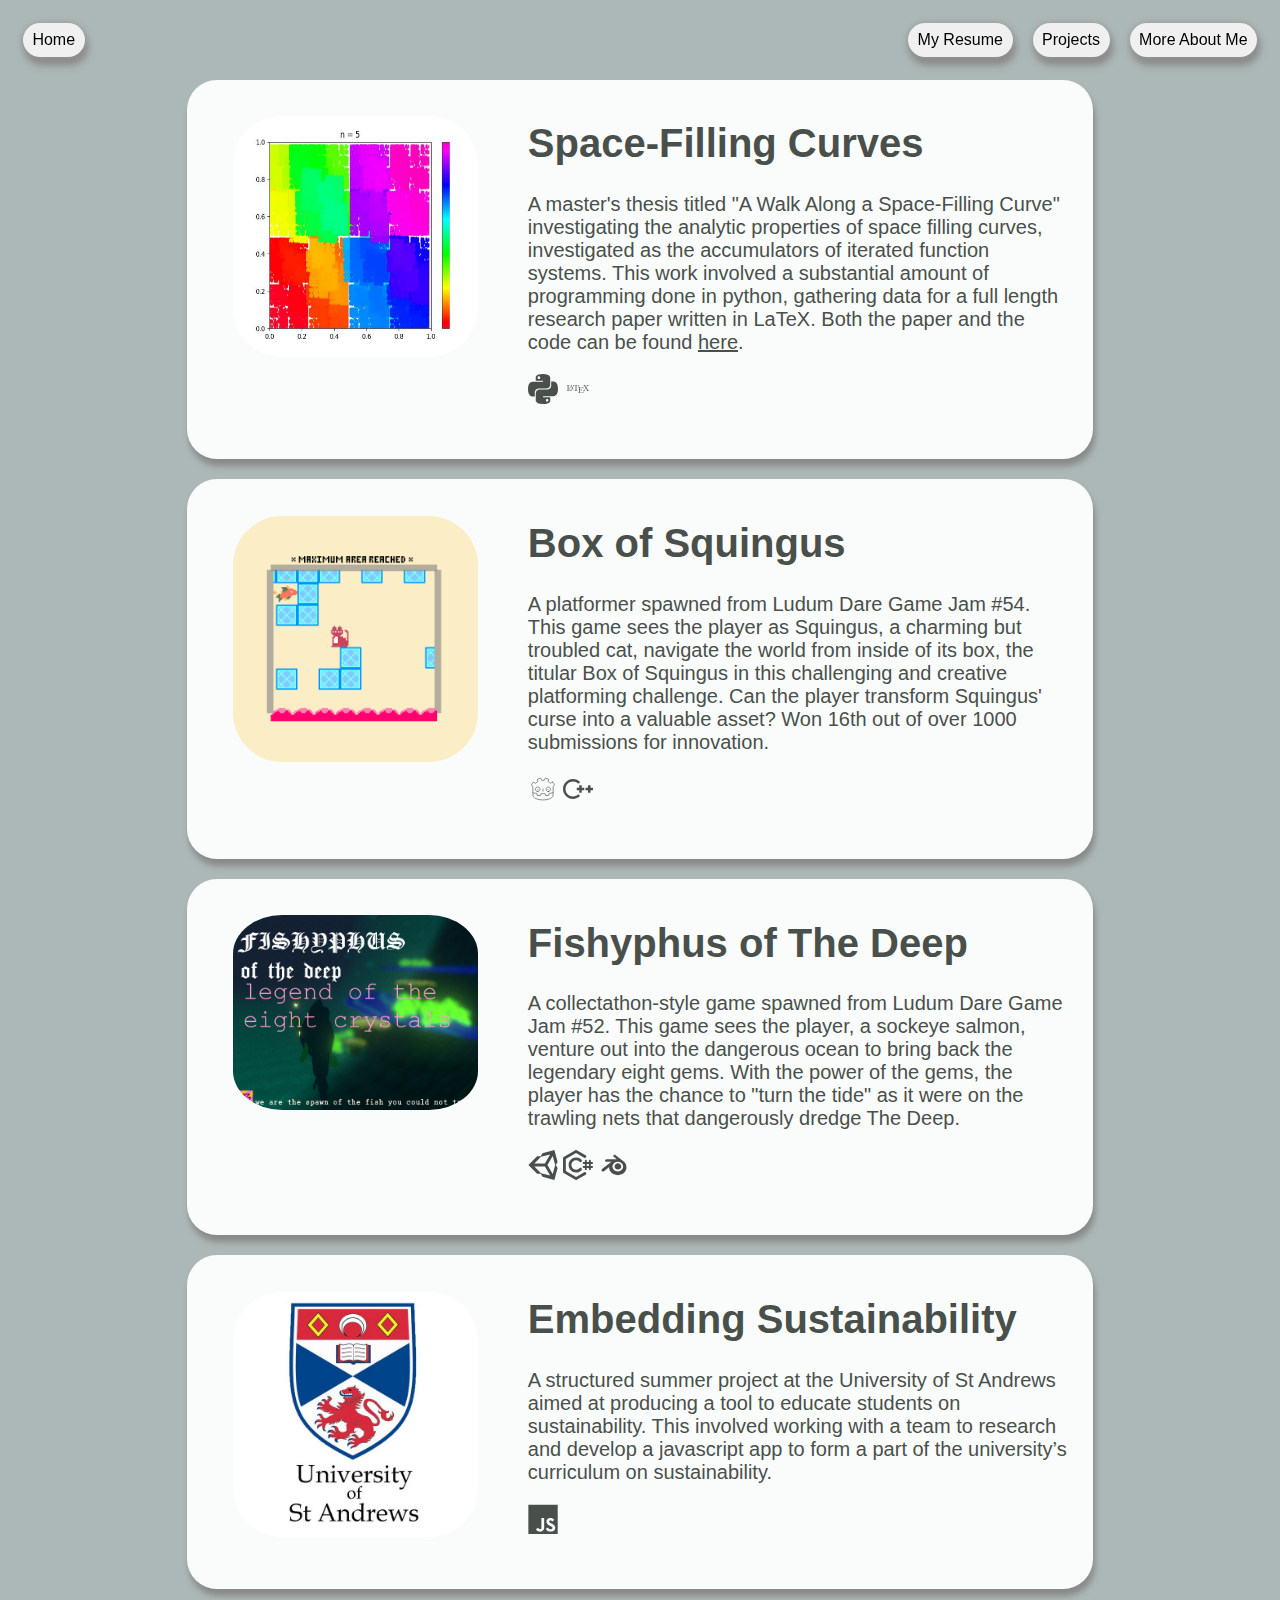
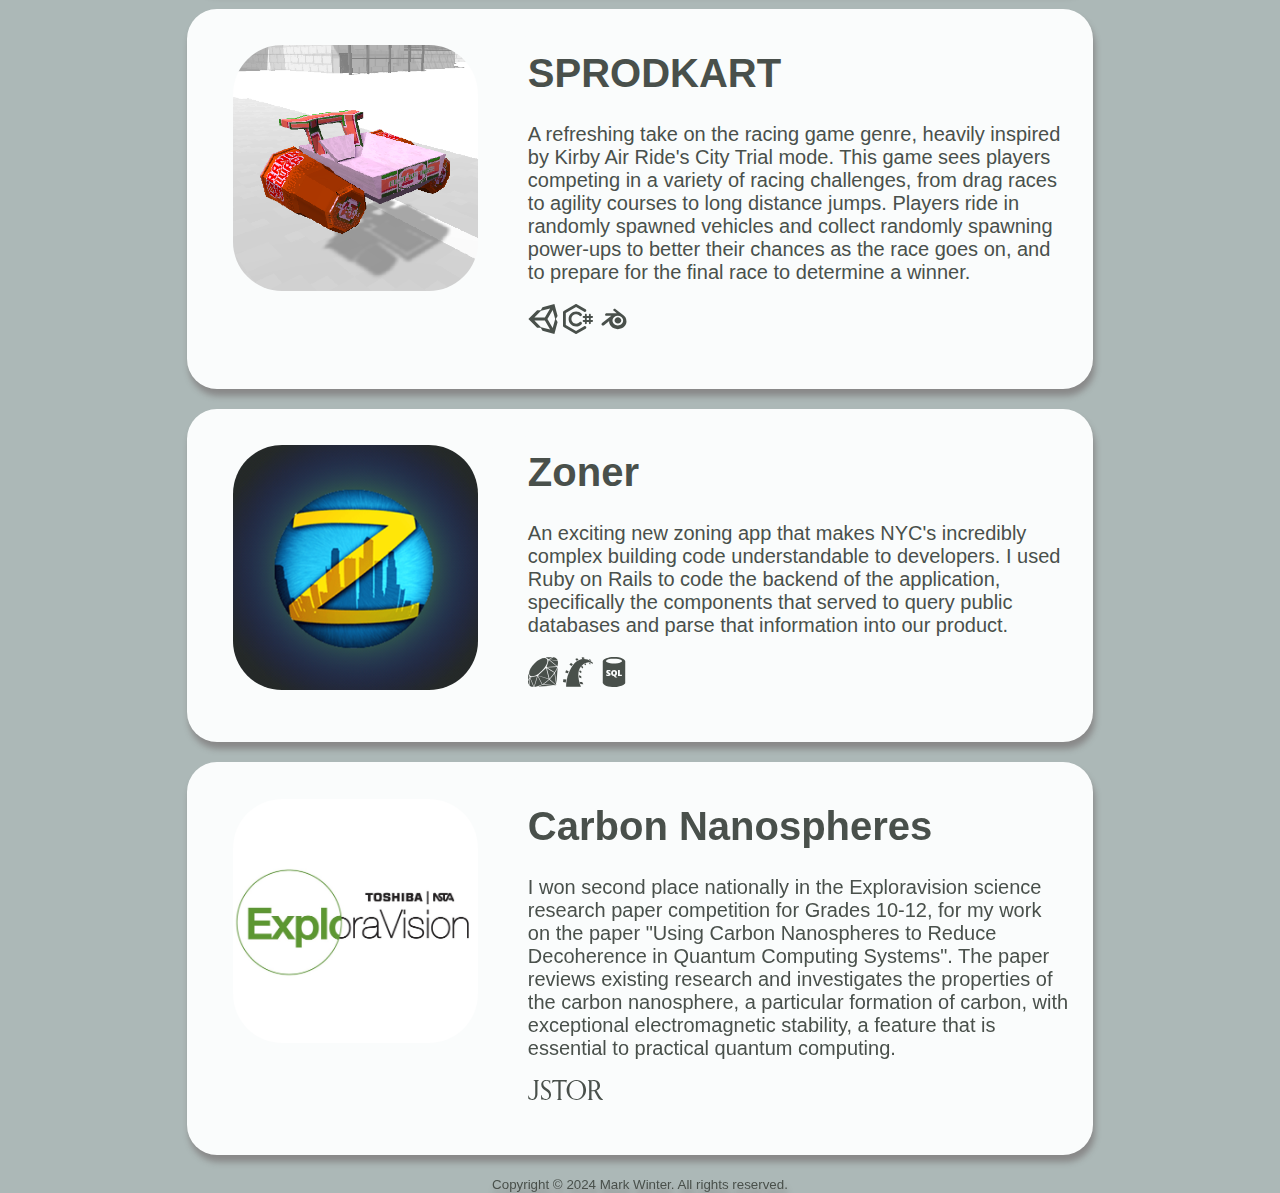
<file: projects.html>
<!doctype html>
<html>

<head>


<meta charset="utf-8">
<meta name="viewport" content="width=device-width, initial-scale=1.0">


<link rel="stylesheet" href="style.css">
<link rel="icon" href="gullnohighlight.png">

<title>Mark Winter Projects</title>

<ul style="padding-left: 1%; width: 98%;">
	<li><a href="index.html">Home</a></li>
	<li style="float:right"><a href="aboutme.html">More About Me</a></li>
	<li style="float:right"><a href="projects.html">Projects</a></li>
	<li style="float:right"><a href="Resume.pdf" target="_blank">My Resume</a></li>
</ul> 

</head>


<body>

	<!-- 1: Space Filling Curves -->
	<div class="container">
		<div class="image" style="width: 35%; text-align: center">
			<img src="spacefillingcurves.png" alt="Schoenberg's space filling curve" width="80%" height="80%" style="border-radius: 20%">
		</div>
		<div class="text" style="width: 65%">
			<div class="bar">
				<h1>
					<!-- <a href="spacefillingcurves.html"> -->
					Space-Filling Curves
					<!-- </a> -->
				</h1>
				<p>
					A master's thesis titled "A Walk Along a Space-Filling Curve" investigating the analytic properties of space filling curves, investigated as the accumulators of iterated function systems. This work involved a substantial amount of programming done in python, gathering data for a full length research paper written in LaTeX. Both the paper and the code can be found <a href="Diss.pdf">here</a>.
				</p>

				<img src="python.svg" alt="Python logo" width="30px">
				<img src="latex.svg" alt="LATEX logo" width="30px">
			</div>
		</div>
	</div>

	<!-- 2: Box of Squingus -->
	<div class="container">
		<div class="image" style="width: 35%; text-align: center">
			<img src="squingus.png" alt="Still from Box of Squingus showing Squingus sitting on a ledge" width="80%" height="80%" style="border-radius: 20%">
		</div>
		<div class="text" style="width: 65%">
			<div class="bar">
				<h1>
					<!-- <a href="boxofsquingus.html"> -->
					Box of Squingus
					<!-- </a> -->
				</h1>
				<p>A platformer spawned from Ludum Dare Game Jam #54. This game sees the player as Squingus, a charming but troubled cat, navigate the world from inside of its box, the titular Box of Squingus in this challenging and creative platforming challenge. Can the player transform Squingus' curse into a valuable asset? Won 16th out of over 1000 submissions for innovation.</p>
				<img src="godot.svg" alt="Godot logo" width="30px">
				<img src="cplusplus.svg" alt="C++ logo" width="30px" style="filter: brightness(0) saturate(100%) invert(32%) sepia(4%) saturate(674%) hue-rotate(85deg) brightness(91%) contrast(93%)">
			</div>
		</div>
	</div>


	<!-- 3: Fishyphus of the Deep-->
	<div class="container">
		<div class="image" style="width: 35%; text-align: center">
			<img src="fishyphus.png" alt="Logo for Fishyphus of the Deep" width="80%" height="80%" style="border-radius: 20%">
		</div>
		<div class="text" style="width: 65%">
			<div class="bar">
				<h1>
					<!-- <a href="fishyphus.html"> -->
					Fishyphus of The Deep
					<!-- </a> -->
				</h1>

				<p>
					A collectathon-style game spawned from Ludum Dare Game Jam #52. This game sees the player, a sockeye salmon, venture out into the dangerous ocean to bring back the legendary eight gems. With the power of the gems, the player has the chance to "turn the tide" as it were on the trawling nets that dangerously dredge The Deep.
				</p>

				<img src="unity.svg" alt="Unity logo" width="30px">
				<img src="csharp.svg" alt="C# logo" width="30px">
				<img src="blender.svg" alt="Blender logo" width="30px">
			</div>
		</div>
	</div>

	<!-- 4: Embedding Sustainability for UoStA -->
	<div class="container">
		<div class="image" style="width: 35%; text-align: center">
			<img src="uosta.jpg" alt="University of St Andrews logo" width="80%" style="border-radius: 20%">
		</div>
		<div class="text" style="width: 65%">
			<div class="bar">
				<h1>
					<!-- <a href="sustainability.html"> -->
					Embedding Sustainability
					<!-- </a> -->
				</h1>
				<p>A structured summer project at the University of St Andrews aimed at producing a tool to educate students on sustainability. This involved working with a team to research and develop a javascript app to form a part of the university’s curriculum on sustainability.</p>
				<img src="javascript.svg" alt="Javascript logo" width="30px">
			</div>
		</div>
	</div>


	<!-- 5: Sprodkart -->
	<div class="container">
		<div class="image" style="width: 35%; text-align: center">
			<img src="sprodkart.png" alt="the Grand Slam kart from Sprodkart" width="80%" height="80%" style="border-radius: 20%">
		</div>
		<div class="text" style="width: 65%">
			<div class="bar">
				<h1>
					<!-- <a href="sprodkart.html"> -->
					SPRODKART
					<!-- </a> -->
				</h1>
				<p>
					A refreshing take on the racing game genre, heavily inspired by Kirby Air Ride's City Trial mode. This game sees players competing in a variety of racing challenges, from drag races to agility courses to long distance jumps. Players ride in randomly spawned vehicles and collect randomly spawning power-ups to better their chances as the race goes on, and to prepare for the final race to determine a winner.
				</p>


				<img src="unity.svg" alt="Unity logo" width="30px">
				<img src="csharp.svg" alt="C# logo" width="30px">
				<img src="blender.svg" alt="Blender logo" width="30px">
			</div>
		</div>
	</div>


	<!-- 6: Zoner -->
	<div class="container">
		<div class="image" style="width: 35%; text-align: center">
			<img src="zoner.png" alt="Zoner logo, copyright M. Arch Architects" width="80%" height="80%" style="border-radius: 20%">
		</div>
		<div class="text" style="width: 65%">
			<div class="bar">
				<h1>
					<!-- <a href="Zoner.html"> -->
					Zoner
					<!-- </a> -->
				</h1>
				<p>An exciting new zoning app that makes NYC's incredibly complex building code understandable to developers. I used Ruby on Rails to code the backend of the application, specifically the components that served to query public databases and parse that information into our product.</p>
				<img src="rails.svg" alt="Ruby logo" width="30px">
				<img src="rubyonrails.svg" alt="Ruby on Rails logo" width="30px">
				<img src="sql.svg" alt="SQL logo" width="30px">
			</div>
		</div>
	</div>


	<!-- 7: Carbon Nanospheres -->
	<div class="container">
		<div class="image" style="width: 35%; text-align: center">
			<img src="exploravision.jpg" alt="Exploravision logo" width="80%" height="80%" style="border-radius: 20%">
		</div>
		<div class="text" style="width: 65%">
			<div class="bar">
				<h1>
					<!-- <a href="carbonnano.html"> -->
					Carbon Nanospheres
					<!-- </a> -->
				</h1>
				<p>
					I won second place nationally in the Exploravision science research paper competition for Grades 10-12, for my work on the paper "Using Carbon Nanospheres to Reduce Decoherence in Quantum Computing Systems". The paper reviews existing research and investigates the properties of the carbon nanosphere, a particular formation of carbon, with exceptional electromagnetic stability, a feature that is essential to practical quantum computing.
				</p>

				<img src="jstor.svg" alt="JSTOR logo" width="75px">
			</div>
		</div>
	</div>


</body>

<footer style="text-align: center; color:#49504B"> 
	 <small>Copyright &copy; 2024 Mark Winter. All rights reserved.</small> 
</footer> 

 </html>
</file>
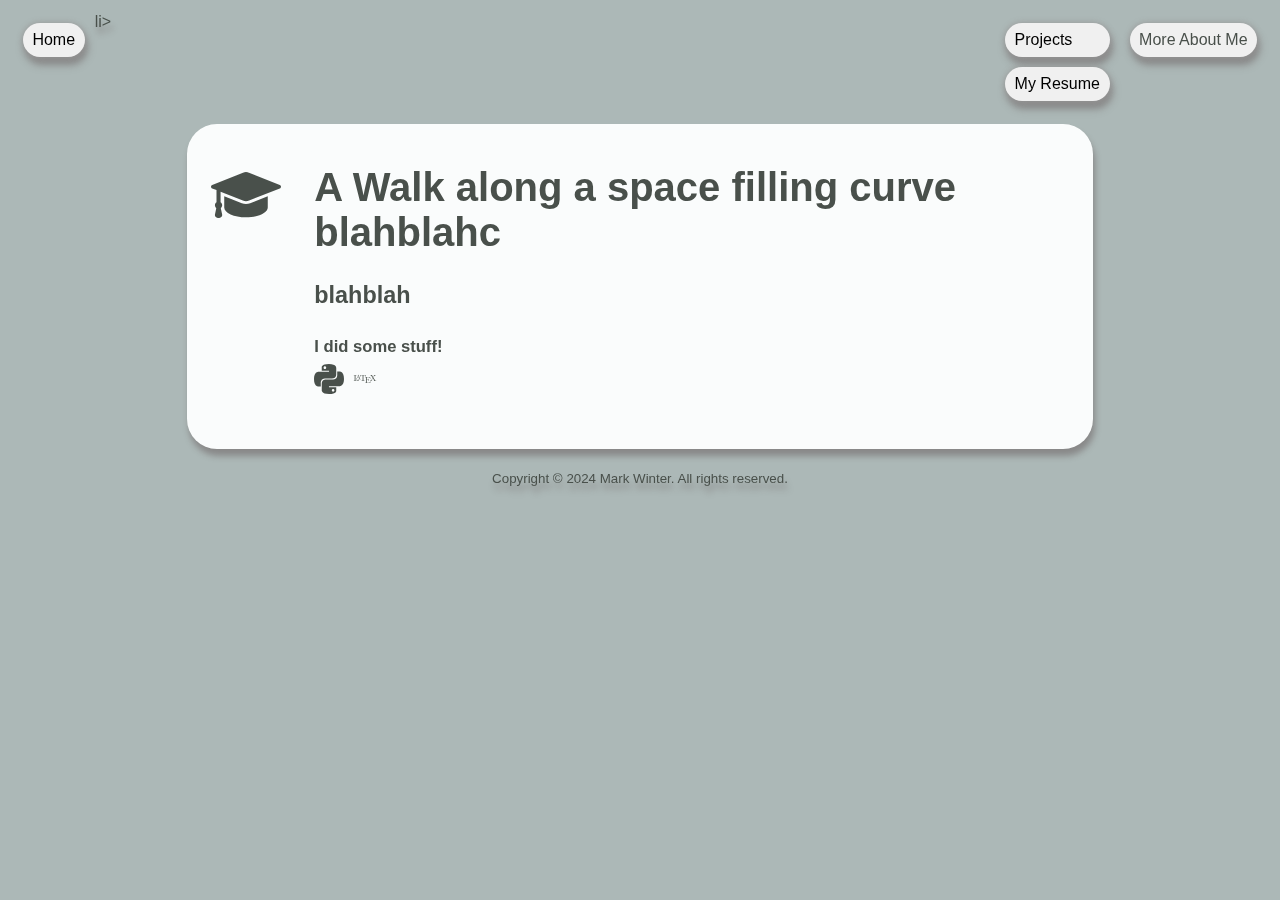
<file: spacefillingcurves.html>
<!doctype html>
<html>

<head>


    <meta charset="utf-8">
    <meta name="viewport" content="width=device-width, initial-scale=1.0">


    <link rel="stylesheet" href="style.css">
    <link rel="icon" href="gullnohighlight.png">

    <title>Space Filling Curves</title>

    <ul style="padding-left: 1%; width: 98%;">
        <li><a href="index.html">Home</a></li>
        <li style="float:right"><a href="">More About Me</a></li>
        <li style="float:right"><a href="projects.html">Projects</a></
        <li style="float:right"><a href="Resume.pdf" target="_blank">My Resume</a></li>li>
    </ul>

</head>


<body>

    <div class="container">
        <div class="image" style="width: 10%; text-align: center">
            <img src="gradcap.svg" alt="Graduation Cap" width="80%" height="80%">
        </div>
        <div class="text" style="width: 90%">
            <div class="bar">
                <h1>A Walk along a space filling curve blahblahc</h1>
                <h3>blahblah</h3>
                <h5 style="margin-bottom: 1%;">
                    I did some stuff!
                </h5>
                <img src="python.svg" alt="Python logo" width="30px">
                <img src="latex.svg" alt="LATEX logo" width="30px">

            </div>
        </div>
    </div>

</body>

<footer style="text-align: center; color:#49504B"> <small>Copyright &copy; 2024 Mark Winter. All rights reserved.</small> </footer>

</html>
</file>
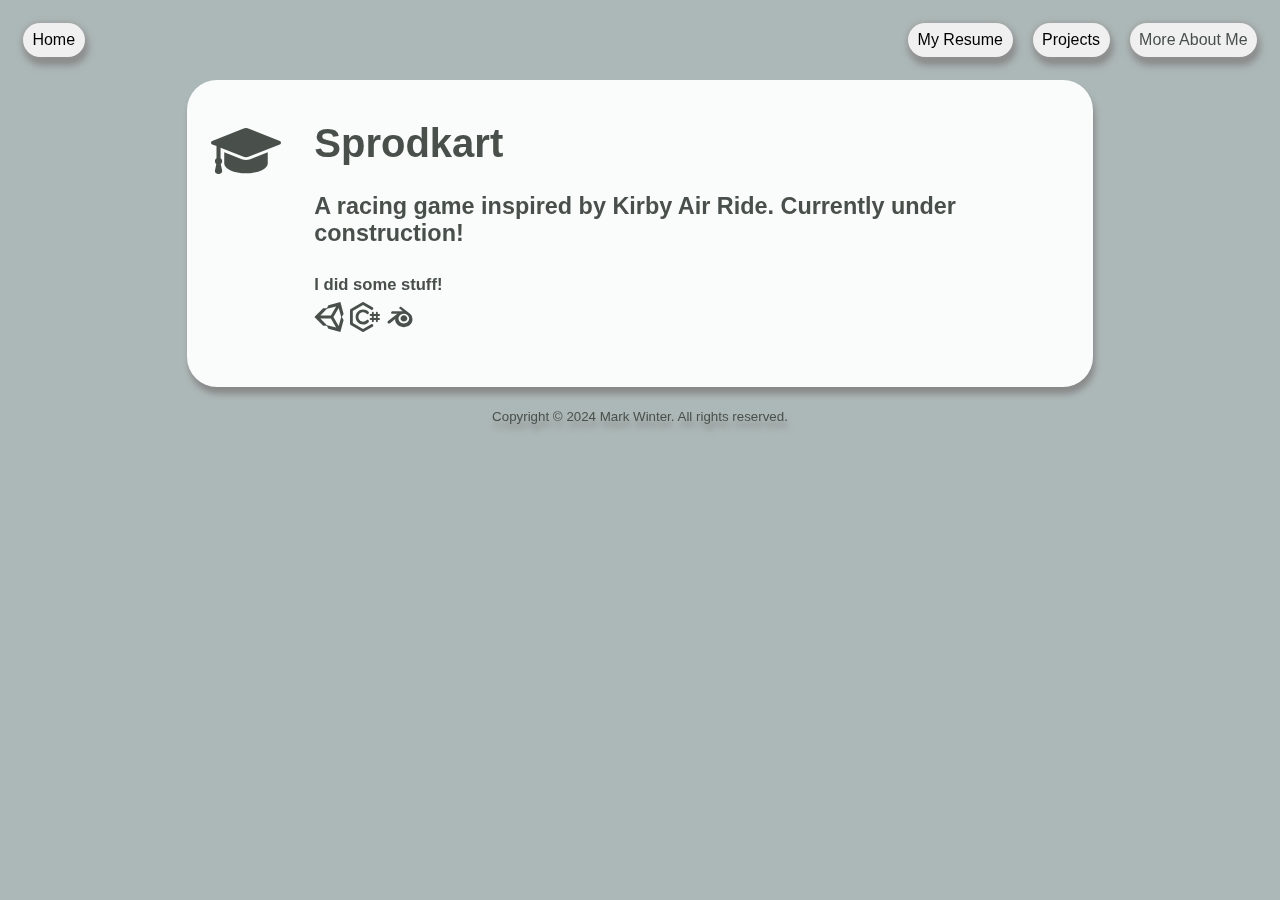
<file: sprodkart.html>
<!doctype html>
<html>

<head>


    <meta charset="utf-8">
    <meta name="viewport" content="width=device-width, initial-scale=1.0">


    <link rel="stylesheet" href="style.css">
    <link rel="icon" href="gullnohighlight.png">

    <title>Sprodkart</title>

    <ul style="padding-left: 1%; width: 98%;">
        <li><a href="index.html">Home</a></li>
        <li style="float:right"><a href="">More About Me</a></li>
        <li style="float:right"><a href="projects.html">Projects</a></li>
        <li style="float:right"><a href="Resume.pdf" target="_blank">My Resume</a></li>
    </ul>

</head>


<body>

    <div class="container">
        <div class="image" style="width: 10%; text-align: center">
            <img src="gradcap.svg" alt="Graduation Cap" width="80%" height="80%">
        </div>
        <div class="text" style="width: 90%">
            <div class="bar">
                <h1>Sprodkart</h1>
                <h3>A racing game inspired by Kirby Air Ride. Currently under construction!</h3>
                <h5 style="margin-bottom: 1%;">
                    I did some stuff!
                </h5>
                <img src="unity.svg" alt="Unity logo" width="30px">
                <img src="csharp.svg" alt="C# logo" width="30px">
                <img src="blender.svg" alt="Blender logo" width="30px">
            </div>
        </div>
    </div>

</body>

<footer style="text-align: center; color:#49504B"> <small>Copyright &copy; 2024 Mark Winter. All rights reserved.</small> </footer>

</html>
</file>
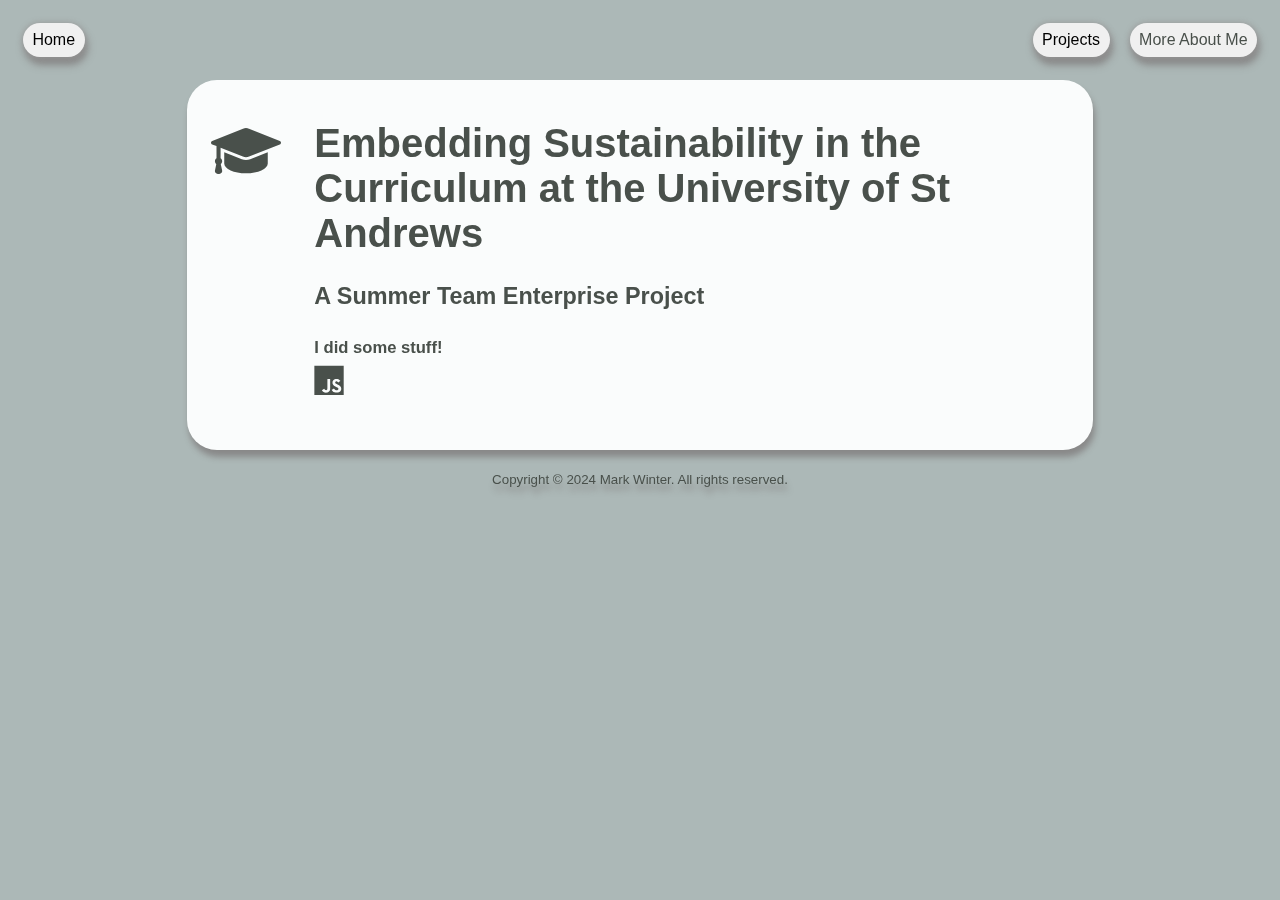
<file: sustainability.html>
<!doctype html>
<html>

<head>


    <meta charset="utf-8">
    <meta name="viewport" content="width=device-width, initial-scale=1.0">


    <link rel="stylesheet" href="style.css">
    <link rel="icon" href="gullnohighlight.png">

    <title>Embedding Sustainability at the University of St Andrews</title>

    <ul style="padding-left: 1%; width: 98%;">
        <li><a href="index.html">Home</a></li>
        <li style="float:right"><a href="">More About Me</a></li>
        <li style="float:right"><a href="projects.html">Projects</a></li>
    </ul>

</head>


<body>

    <div class="container">
        <div class="image" style="width: 10%; text-align: center">
            <img src="gradcap.svg" alt="Graduation Cap" width="80%" height="80%">
        </div>
        <div class="text" style="width: 90%">
            <div class="bar">
                <h1>Embedding Sustainability in the Curriculum at the University of St Andrews</h1>
                <h3>A Summer Team Enterprise Project</h3>
                <h5 style="margin-bottom: 1%;">
                    I did some stuff!
                </h5>
                <img src="javascript.svg" alt="Javascript logo" width="30px">
            </div>
        </div>
    </div>

</body>

<footer style="text-align: center; color:#49504B"> <small>Copyright &copy; 2024 Mark Winter. All rights reserved.</small> </footer>

</html>
</file>
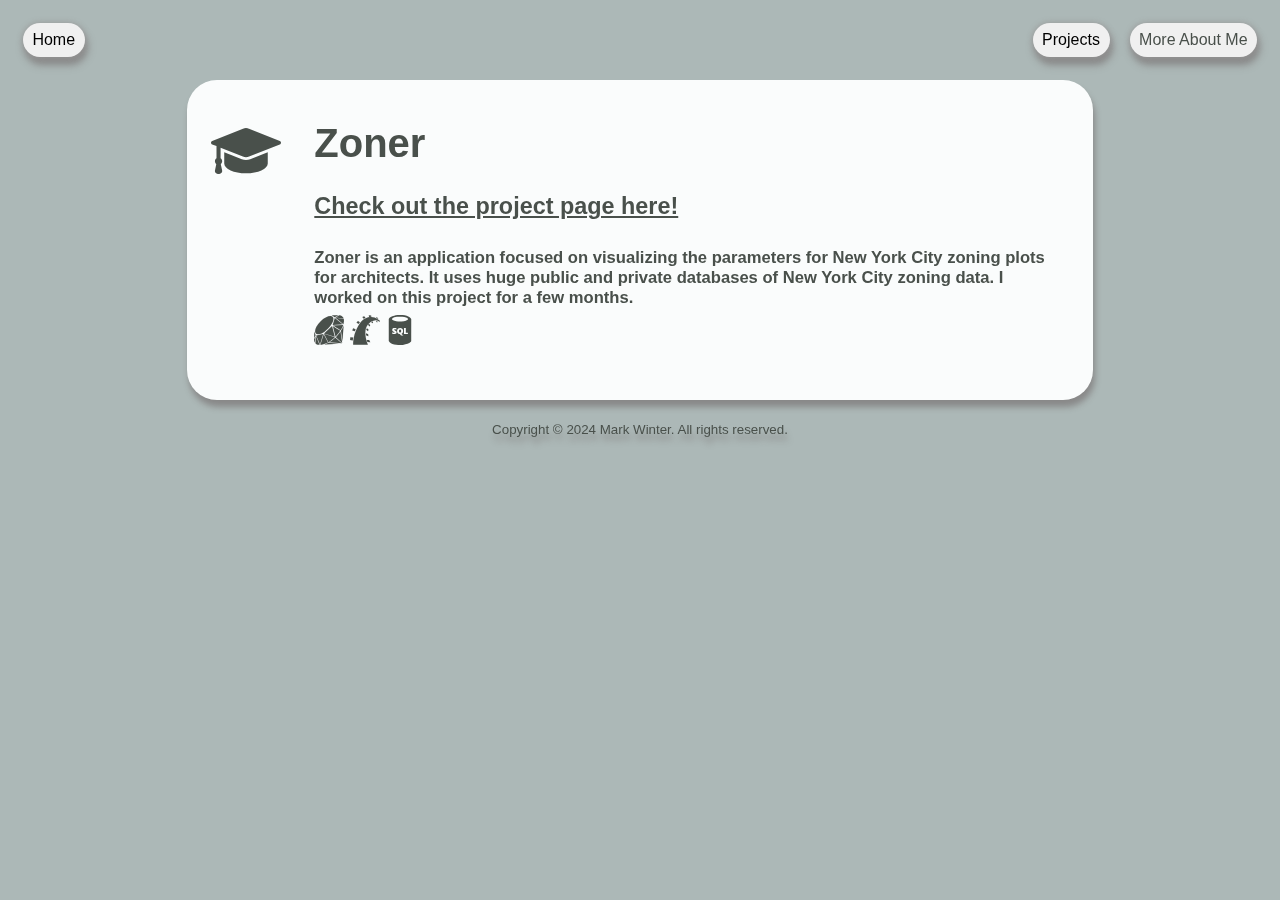
<file: zoner.html>
<!doctype html>
<html>

<head>


    <meta charset="utf-8">
    <meta name="viewport" content="width=device-width, initial-scale=1.0">


    <link rel="stylesheet" href="style.css">
    <link rel="icon" href="gullnohighlight.png">

    <title>Zoner</title>

    <ul style="padding-left: 1%; width: 98%;">
        <li><a href="index.html">Home</a></li>
        <li style="float:right"><a href="">More About Me</a></li>
        <li style="float:right"><a href="projects.html">Projects</a></li>
    </ul>

</head>


<body>

    <div class="container">
        <div class="image" style="width: 10%; text-align: center">
            <img src="gradcap.svg" alt="Graduation Cap" width="80%" height="80%">
        </div>
        <div class="text" style="width: 90%">
            <div class="bar">
                <h1>Zoner</h1>
                <h3><a href="https://marcharch.com/zoner-intro" target="_blank">Check out the project page here!</a></h3>
                <h5 style="margin-bottom: 1%;">
                    Zoner is an application focused on visualizing the parameters for New York City zoning plots for architects. It uses huge public and private databases of New York City zoning data. I worked on this project for a few months.
                </h5>
                <img src="rails.svg" alt="Ruby logo" width="30px">
                <img src="rubyonrails.svg" alt="Ruby on Rails logo" width="30px">
                <img src="sql.svg" alt="SQL logo" width="30px">
            </div>
        </div>
    </div>

</body>

<footer style="text-align: center; color:#49504B"> <small>Copyright &copy; 2024 Mark Winter. All rights reserved.</small> </footer>

</html>
</file>
<file: style.css>
html {
	padding:0;
	margin:0;
	background-color: #ACB8B7;
	color: #49504B;
	font-family:Inter,
	-apple-system,
	BlinkMacSystemFont,
	Segoe UI,
	Roboto,
	Oxygen,
	Ubuntu,
	Cantarell,
	Fira Sans,
	Droid Sans,
	Helvetica Neue,
	sans-serif
}

body {
	margin: 0 0;
	align: center;
	border: 20px #00ff00;
	filter: drop-shadow(2px 7px 3px #888888);

}

div {
	width: 70%;
	border: 20px #ff0f00;
	padding: 5px;
	min-height: 100%;
	margin: auto;
	background-color: #FAFCFC;
	border-radius: 30px;
}

.array{
	display: flex;
	align-items: stretch;
	justify-content: space-around;
	background-color: transparent;
}


.container {
	display: flex;
	align-items: stretch;
	justify-content: space-around;
	margin-bottom: 20px;
}

.bar{
	width: 95%;
	padding-left: -40px;
	padding-bottom: 40px;
	margin: auto;
}

.text{
	font-size: 20px;
	padding top: 20%;
	float: left;
}

.image{
	 padding-right: 0px;
	 padding-left: 10px;
	 border-right: 0px;
	 display: block;
	 margin: auto;
	 padding-top: 0px;
	 margin-top: 3.5%;
}

section{
	font-size: 2rem;
	border: 100px;
	border-color: black;
	padding: 20px;
	margin: 20px;

}

ul {
	list-style-type: none;
	margin-top: 1%;
	margin-bottom: 1%;
	margin-left: 0px;
	padding-left: 0px;
	overflow: hidden;
	/*background-color: #feffff;*/
	color: #49504B;
	position: sticky;
	top: 0;
	z-index: 100;
}

ul a:visited {
	color: #49504B;
}

ul a:active {
	color: #49504B;
}

a {
	color: #49504B;
}

a:hover {
	color: #71794A;
}

a:visited {
	color: #DC602E;
}

a:active {
	color: #71794A;
}

ul a:hover {
	background-color: #DB9065;
	color: #fafcfc;
}


li {
  float: left;
  padding: 0px 0px;
  filter: drop-shadow(0px 0px 3px #999999)
}

li a {
  font-size: 1rem;
  padding: 0.5rem 0.6rem;
  margin: 10px;
  display: block;
  background-color: #f0f0f0;
  text-decoration: none;
  border: 2px solid #00000;
  border-radius: 30px;	
  /*filter: drop-shadow(4px -5px #0f0f0f);*/
  color: #000000;
  
}
</file>
